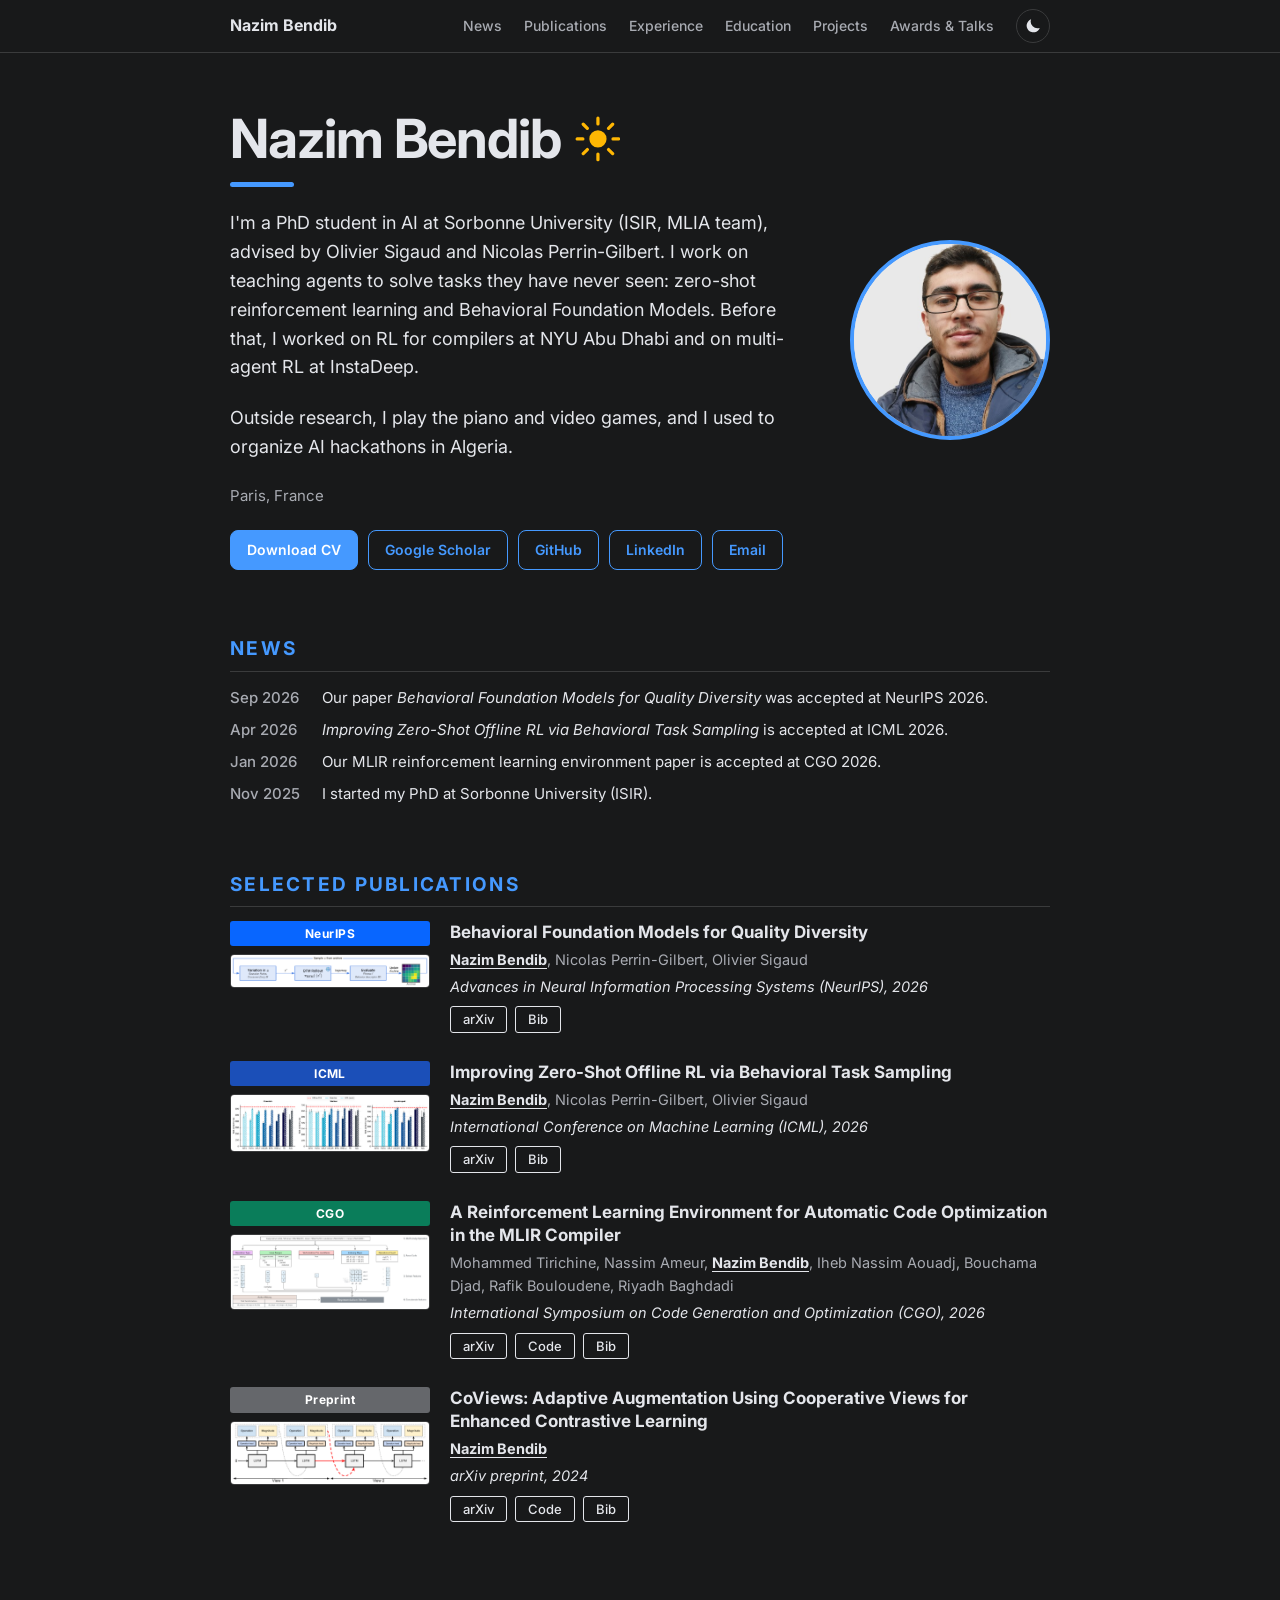
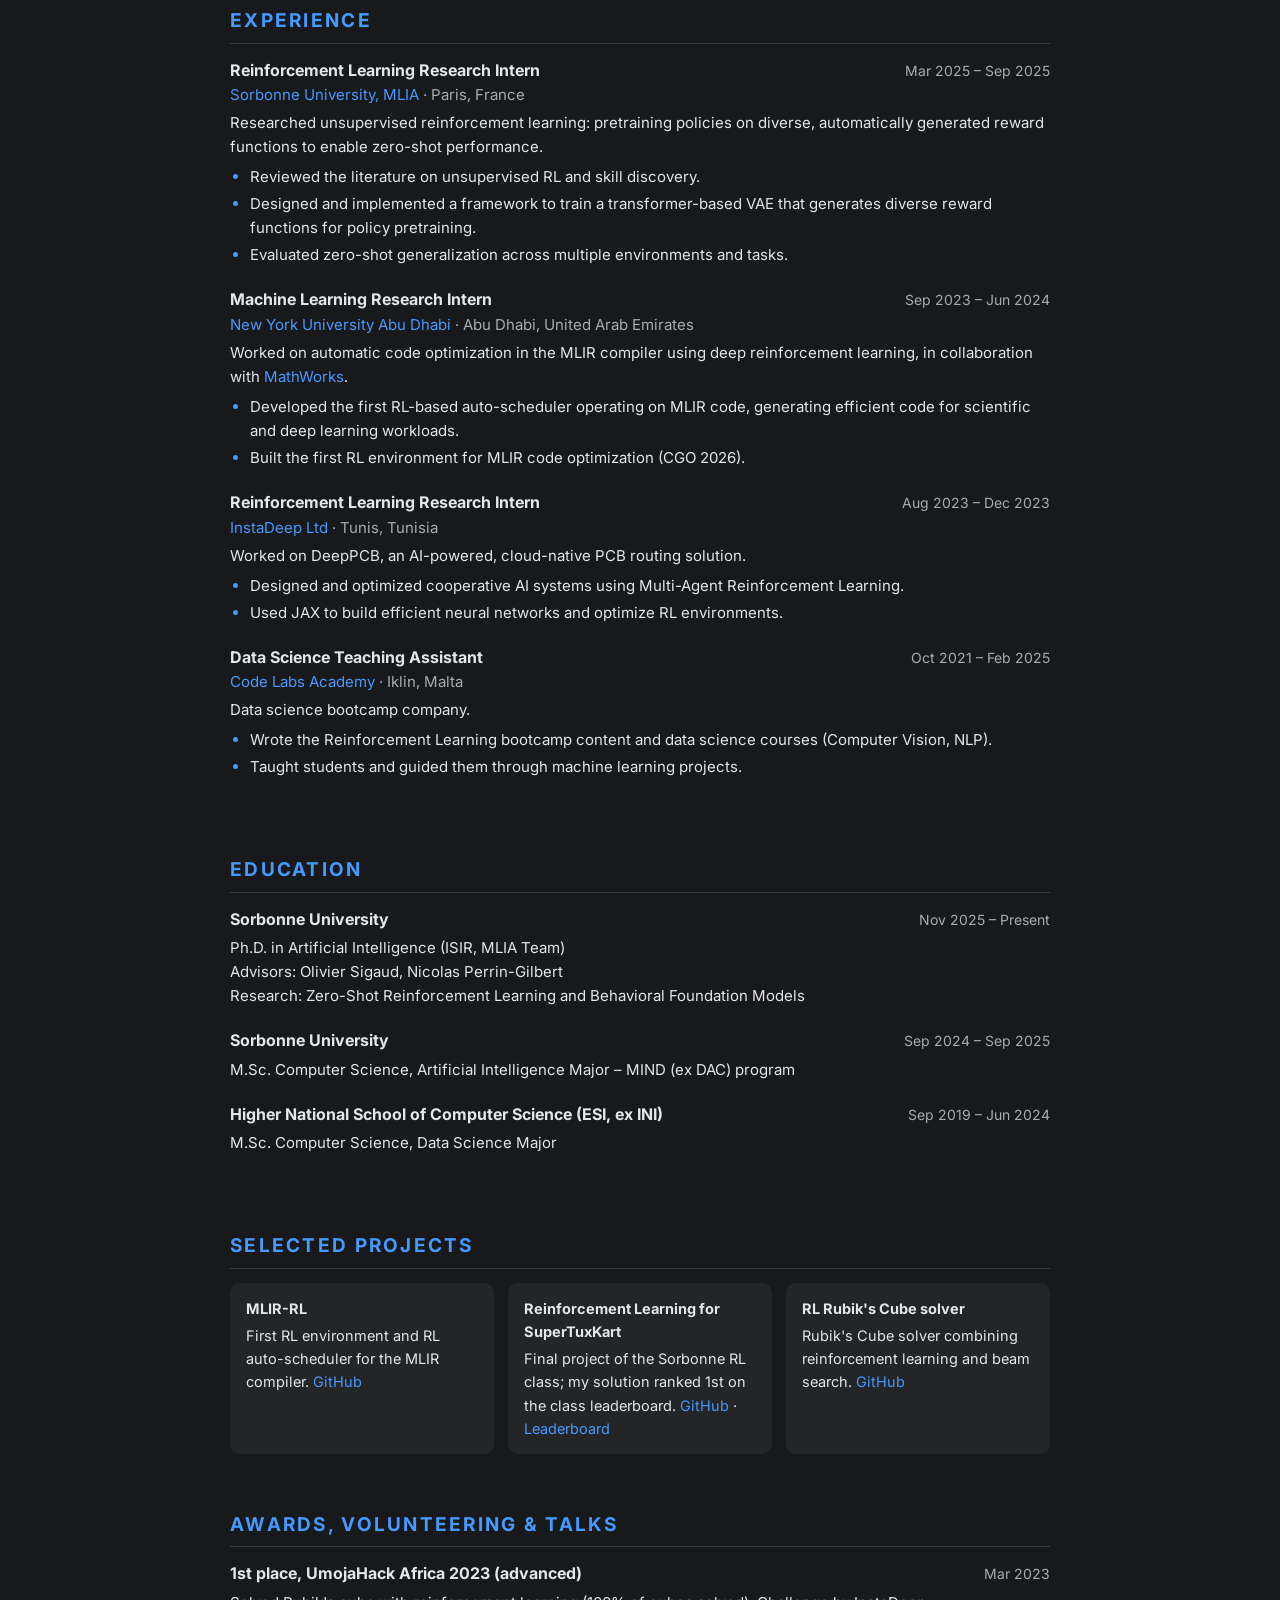
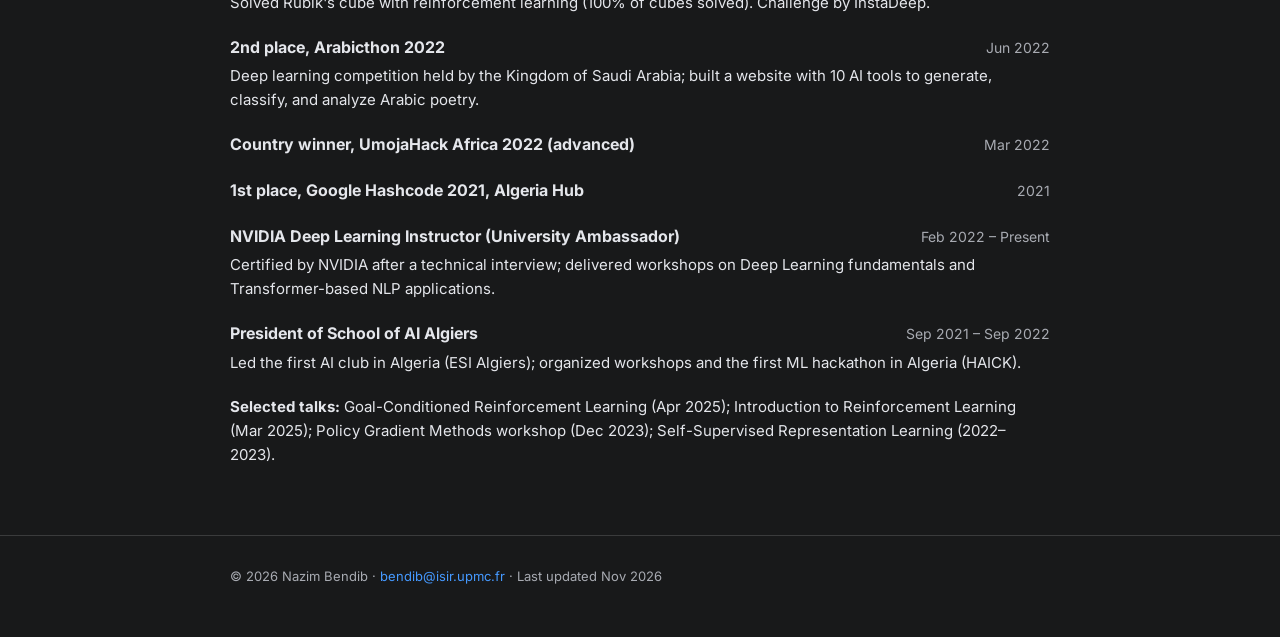
<file: index.html>
<!doctype html>
<html lang="en">
<head>
  <meta charset="utf-8">
  <meta name="viewport" content="width=device-width, initial-scale=1">
  <title>Nazim Bendib – PhD Student in AI, Sorbonne University</title>
  <meta name="description" content="Nazim Bendib, PhD student in AI at Sorbonne University (ISIR, MLIA team). Research on zero-shot reinforcement learning and Behavioral Foundation Models. Papers at NeurIPS, ICML and CGO.">
  <meta name="author" content="Nazim Bendib">
  <link rel="canonical" href="https://thesun00000.github.io/">
  <meta property="og:type" content="website">
  <meta property="og:site_name" content="Nazim Bendib">
  <meta property="og:url" content="https://thesun00000.github.io/">
  <meta property="og:title" content="Nazim Bendib – PhD Student in AI, Sorbonne University">
  <meta property="og:description" content="Nazim Bendib, PhD student in AI at Sorbonne University (ISIR, MLIA team). Research on zero-shot reinforcement learning and Behavioral Foundation Models. Papers at NeurIPS, ICML and CGO.">
  <meta property="og:image" content="https://thesun00000.github.io/assets/og-image.png">
  <meta property="og:image:width" content="1200">
  <meta property="og:image:height" content="630">
  <meta name="twitter:card" content="summary_large_image">
  <meta name="twitter:title" content="Nazim Bendib – PhD Student in AI, Sorbonne University">
  <meta name="twitter:description" content="Nazim Bendib, PhD student in AI at Sorbonne University (ISIR, MLIA team). Research on zero-shot reinforcement learning and Behavioral Foundation Models. Papers at NeurIPS, ICML and CGO.">
  <meta name="twitter:image" content="https://thesun00000.github.io/assets/og-image.png">
  <script type="application/ld+json">
  {
    "@context": "https://schema.org",
    "@type": "Person",
    "name": "Nazim Bendib",
    "url": "https://thesun00000.github.io/",
    "image": "https://thesun00000.github.io/assets/profile.jpg",
    "jobTitle": "PhD Student in Artificial Intelligence",
    "affiliation": { "@type": "CollegeOrUniversity", "name": "Sorbonne University", "url": "https://www.sorbonne-universite.fr/" },
    "alumniOf": [
      { "@type": "CollegeOrUniversity", "name": "Sorbonne University" },
      { "@type": "CollegeOrUniversity", "name": "Higher National School of Computer Science (ESI)" }
    ],
    "knowsAbout": ["Reinforcement Learning", "Zero-Shot Reinforcement Learning", "Behavioral Foundation Models", "Quality-Diversity", "Machine Learning for Compilers"],
    "email": "mailto:bendib@isir.upmc.fr",
    "sameAs": [
      "https://scholar.google.com/citations?user=0-06llUAAAAJ",
      "https://github.com/TheSun00000",
      "https://linkedin.com/in/nazim-bendib-894167200"
    ]
  }
  </script>
  <link rel="preconnect" href="https://fonts.googleapis.com">
  <link rel="preconnect" href="https://fonts.gstatic.com" crossorigin>
  <link href="https://fonts.googleapis.com/css2?family=Inter:wght@400;500;600;700&display=swap" rel="stylesheet">
  <script>try{var t=localStorage.getItem("theme");if(t)document.documentElement.setAttribute("data-theme",t)}catch(e){}</script>
  <link rel="icon" type="image/svg+xml" href="assets/favicon.svg">
  <link rel="stylesheet" href="style.css">
</head>
<body>

<nav>
  <div class="wrap">
    <span class="brand">Nazim Bendib</span>
    <a href="#news">News</a>
    <a href="#publications">Publications</a>
    <a href="#experience">Experience</a>
    <a href="#education">Education</a>
    <a href="#projects">Projects</a>
    <a href="#more">Awards &amp; Talks</a>
    <button id="theme-toggle" type="button" aria-label="Toggle light/dark theme" title="Toggle theme">
      <svg class="i-sun" viewBox="0 0 24 24" width="18" height="18" fill="none" stroke="currentColor" stroke-width="2" stroke-linecap="round"><circle cx="12" cy="12" r="4" fill="currentColor"/><path d="M12 2v2M12 20v2M2 12h2M20 12h2M4.9 4.9l1.4 1.4M17.7 17.7l1.4 1.4M4.9 19.1l1.4-1.4M17.7 6.3l1.4-1.4"/></svg>
      <svg class="i-moon" viewBox="0 0 24 24" width="18" height="18" fill="currentColor"><path d="M21 14.5A9 9 0 0 1 9.5 3a9 9 0 1 0 11.5 11.5z"/></svg>
    </button>
  </div>
</nav>

<main class="wrap">

  <header class="hero">
    <div class="hero-text">
    <h1>Nazim Bendib <svg class="sun-spin" viewBox="0 0 64 64" aria-hidden="true"><g stroke="currentColor" stroke-width="4.5" stroke-linecap="round"><path d="M32 3v8M32 53v8M3 32h8M53 32h8M11.5 11.5l5.7 5.7M46.8 46.8l5.7 5.7M11.5 52.5l5.7-5.7M46.8 17.2l5.7-5.7"/></g><circle cx="32" cy="32" r="12" fill="currentColor"/></svg></h1>
    <div class="accent"></div>
    <p>I'm a PhD student in AI at Sorbonne University (ISIR, MLIA team), advised by Olivier Sigaud and Nicolas Perrin-Gilbert. I work on teaching agents to solve tasks they have never seen: zero-shot reinforcement learning and Behavioral Foundation Models. Before that, I worked on RL for compilers at NYU Abu Dhabi and on multi-agent RL at InstaDeep.</p>
    <p>Outside research, I play the piano and video games, and I used to organize AI hackathons in Algeria.</p>
    <p class="meta">Paris, France</p>
    <div class="buttons">
      <a class="btn primary" href="cv.pdf" target="_blank" rel="noopener noreferrer">Download CV</a>
      <a class="btn" href="https://scholar.google.com/citations?user=0-06llUAAAAJ&amp;hl=fr&amp;oi=ao" target="_blank" rel="noopener noreferrer">Google Scholar</a>
      <a class="btn" href="https://github.com/TheSun00000" target="_blank" rel="noopener noreferrer">GitHub</a>
      <a class="btn" href="https://linkedin.com/in/nazim-bendib-894167200" target="_blank" rel="noopener noreferrer">LinkedIn</a>
      <a class="btn" href="mailto:bendib@isir.upmc.fr">Email</a>
    </div>
    </div>
    <img class="avatar" src="assets/profile.jpg" alt="Portrait of Nazim Bendib" width="200" height="200">
  </header>

  <section id="news">
    <h2>News</h2>
    <ul class="news">
      <li><span class="d">Sep 2026</span><span>Our paper <em>Behavioral Foundation Models for Quality Diversity</em> was accepted at NeurIPS 2026.</span></li>
      <li><span class="d">Apr 2026</span><span><em>Improving Zero-Shot Offline RL via Behavioral Task Sampling</em> is accepted at ICML 2026.</span></li>
      <li><span class="d">Jan 2026</span><span>Our MLIR reinforcement learning environment paper is accepted at CGO 2026.</span></li>
      <li><span class="d">Nov 2025</span><span>I started my PhD at Sorbonne University (ISIR).</span></li>
    </ul>
  </section>

  <section id="publications">
    <h2>Selected publications</h2>

    <article class="pub">
      <div class="thumb"><span class="badge neurips">NeurIPS</span><img src="assets/fig-bfm-qd.png" alt="Overview of BFM-QD" loading="lazy"></div>
      <div>
        <p class="ptitle">Behavioral Foundation Models for Quality Diversity</p>
        <p class="authors"><b>Nazim Bendib</b>, Nicolas Perrin-Gilbert, Olivier Sigaud</p>
        <p class="venue">Advances in Neural Information Processing Systems (NeurIPS), 2026</p>
        <div class="links">
          <a href="https://arxiv.org/abs/2609.35615" target="_blank" rel="noopener noreferrer">arXiv</a>
          <button type="button" data-bib="bib-bfm">Bib</button>
        </div>
        <pre class="bib" id="bib-bfm">@inproceedings{bendib2026bfmqd,
  title     = {Behavioral Foundation Models for Quality Diversity},
  author    = {Bendib, Nazim and Perrin-Gilbert, Nicolas and Sigaud, Olivier},
  booktitle = {Advances in Neural Information Processing Systems},
  year      = {2026}
}</pre>
      </div>
    </article>

    <article class="pub">
      <div class="thumb"><span class="badge icml">ICML</span><img src="assets/fig-zsrl-btd.png" alt="Zero-shot performance with behavioral task sampling" loading="lazy"></div>
      <div>
        <p class="ptitle">Improving Zero-Shot Offline RL via Behavioral Task Sampling</p>
        <p class="authors"><b>Nazim Bendib</b>, Nicolas Perrin-Gilbert, Olivier Sigaud</p>
        <p class="venue">International Conference on Machine Learning (ICML), 2026</p>
        <div class="links">
          <a href="https://arxiv.org/abs/2604.25496" target="_blank" rel="noopener noreferrer">arXiv</a>
          <button type="button" data-bib="bib-btd">Bib</button>
        </div>
        <pre class="bib" id="bib-btd">@inproceedings{bendib2026btd,
  title     = {Improving Zero-Shot Offline RL via Behavioral Task Sampling},
  author    = {Bendib, Nazim and Perrin-Gilbert, Nicolas and Sigaud, Olivier},
  booktitle = {International Conference on Machine Learning},
  year      = {2026}
}</pre>
      </div>
    </article>

    <article class="pub">
      <div class="thumb"><span class="badge cgo">CGO</span><img src="assets/fig-mlir-rl.png" alt="Feature extraction pipeline for MLIR operations" loading="lazy"></div>
      <div>
        <p class="ptitle">A Reinforcement Learning Environment for Automatic Code Optimization in the MLIR Compiler</p>
        <p class="authors">Mohammed Tirichine, Nassim Ameur, <b>Nazim Bendib</b>, Iheb Nassim Aouadj, Bouchama Djad, Rafik Bouloudene, Riyadh Baghdadi</p>
        <p class="venue">International Symposium on Code Generation and Optimization (CGO), 2026</p>
        <div class="links">
          <a href="https://arxiv.org/abs/2409.11068" target="_blank" rel="noopener noreferrer">arXiv</a>
          <a href="https://github.com/Modern-Compilers-Lab/MLIR-RL" target="_blank" rel="noopener noreferrer">Code</a>
          <button type="button" data-bib="bib-mlir">Bib</button>
        </div>
        <pre class="bib" id="bib-mlir">@inproceedings{tirichine2026mlirrl,
  title     = {A Reinforcement Learning Environment for Automatic Code Optimization in the {MLIR} Compiler},
  author    = {Tirichine, Mohammed and Ameur, Nassim and Bendib, Nazim and Aouadj, Iheb Nassim and Djad, Bouchama and Bouloudene, Rafik and Baghdadi, Riyadh},
  booktitle = {International Symposium on Code Generation and Optimization},
  year      = {2026}
}</pre>
      </div>
    </article>

    <article class="pub">
      <div class="thumb"><span class="badge pre">Preprint</span><img src="assets/fig-coviews.png" alt="CoViews policy network" loading="lazy"></div>
      <div>
        <p class="ptitle">CoViews: Adaptive Augmentation Using Cooperative Views for Enhanced Contrastive Learning</p>
        <p class="authors"><b>Nazim Bendib</b></p>
        <p class="venue">arXiv preprint, 2024</p>
        <div class="links">
          <a href="https://arxiv.org/abs/2405.07116" target="_blank" rel="noopener noreferrer">arXiv</a>
          <a href="https://github.com/TheSun00000/RL_enhanced_SSL" target="_blank" rel="noopener noreferrer">Code</a>
          <button type="button" data-bib="bib-cov">Bib</button>
        </div>
        <pre class="bib" id="bib-cov">@article{bendib2024coviews,
  title   = {CoViews: Adaptive Augmentation Using Cooperative Views for Enhanced Contrastive Learning},
  author  = {Bendib, Nazim},
  journal = {arXiv preprint arXiv:2405.07116},
  year    = {2024}
}</pre>
      </div>
    </article>
  </section>

  <section id="experience">
    <h2>Experience</h2>

    <div class="entry">
      <div class="row"><span class="title">Reinforcement Learning Research Intern</span><span class="date">Mar 2025 – Sep 2025</span></div>
      <div class="sub"><a href="https://www.isir.upmc.fr/equipes/mlia/" target="_blank" rel="noopener noreferrer">Sorbonne University, MLIA</a> &middot; Paris, France</div>
      <p>Researched unsupervised reinforcement learning: pretraining policies on diverse, automatically generated reward functions to enable zero-shot performance.</p>
      <ul>
        <li>Reviewed the literature on unsupervised RL and skill discovery.</li>
        <li>Designed and implemented a framework to train a transformer-based VAE that generates diverse reward functions for policy pretraining.</li>
        <li>Evaluated zero-shot generalization across multiple environments and tasks.</li>
      </ul>
    </div>

    <div class="entry">
      <div class="row"><span class="title">Machine Learning Research Intern</span><span class="date">Sep 2023 – Jun 2024</span></div>
      <div class="sub"><a href="https://nyuad.nyu.edu/en/" target="_blank" rel="noopener noreferrer">New York University Abu Dhabi</a> &middot; Abu Dhabi, United Arab Emirates</div>
      <p>Worked on automatic code optimization in the MLIR compiler using deep reinforcement learning, in collaboration with <a href="https://www.mathworks.com/" target="_blank" rel="noopener noreferrer">MathWorks</a>.</p>
      <ul>
        <li>Developed the first RL-based auto-scheduler operating on MLIR code, generating efficient code for scientific and deep learning workloads.</li>
        <li>Built the first RL environment for MLIR code optimization (CGO 2026).</li>
      </ul>
    </div>

    <div class="entry">
      <div class="row"><span class="title">Reinforcement Learning Research Intern</span><span class="date">Aug 2023 – Dec 2023</span></div>
      <div class="sub"><a href="https://www.instadeep.com/" target="_blank" rel="noopener noreferrer">InstaDeep Ltd</a> &middot; Tunis, Tunisia</div>
      <p>Worked on DeepPCB, an AI-powered, cloud-native PCB routing solution.</p>
      <ul>
        <li>Designed and optimized cooperative AI systems using Multi-Agent Reinforcement Learning.</li>
        <li>Used JAX to build efficient neural networks and optimize RL environments.</li>
      </ul>
    </div>

    <div class="entry">
      <div class="row"><span class="title">Data Science Teaching Assistant</span><span class="date">Oct 2021 – Feb 2025</span></div>
      <div class="sub"><a href="https://codelabsacademy.com/" target="_blank" rel="noopener noreferrer">Code Labs Academy</a> &middot; Iklin, Malta</div>
      <p>Data science bootcamp company.</p>
      <ul>
        <li>Wrote the Reinforcement Learning bootcamp content and data science courses (Computer Vision, NLP).</li>
        <li>Taught students and guided them through machine learning projects.</li>
      </ul>
    </div>
  </section>

  <section id="education">
    <h2>Education</h2>
    <div class="entry">
      <div class="row"><span class="title">Sorbonne University</span><span class="date">Nov 2025 – Present</span></div>
      <p>Ph.D. in Artificial Intelligence (ISIR, MLIA Team)<br>Advisors: Olivier Sigaud, Nicolas Perrin-Gilbert<br>Research: Zero-Shot Reinforcement Learning and Behavioral Foundation Models</p>
    </div>
    <div class="entry">
      <div class="row"><span class="title">Sorbonne University</span><span class="date">Sep 2024 – Sep 2025</span></div>
      <p>M.Sc. Computer Science, Artificial Intelligence Major &ndash; MIND (ex DAC) program</p>
    </div>
    <div class="entry">
      <div class="row"><span class="title">Higher National School of Computer Science (ESI, ex INI)</span><span class="date">Sep 2019 – Jun 2024</span></div>
      <p>M.Sc. Computer Science, Data Science Major</p>
    </div>
  </section>

  <section id="projects">
    <h2>Selected projects</h2>
    <div class="cards">
      <div class="card"><b>MLIR-RL</b>First RL environment and RL auto-scheduler for the MLIR compiler. <a href="https://github.com/Modern-Compilers-Lab/MLIR-RL" target="_blank" rel="noopener noreferrer">GitHub</a></div>
      <div class="card"><b>Reinforcement Learning for SuperTuxKart</b>Final project of the Sorbonne RL class; my solution ranked 1st on the class leaderboard. <a href="https://github.com/TheSun00000/SuperTuxKart-RL-project" target="_blank" rel="noopener noreferrer">GitHub</a> &middot; <a href="https://master-dac.isir.upmc.fr/rld/stk-race/" target="_blank" rel="noopener noreferrer">Leaderboard</a></div>
      <div class="card"><b>RL Rubik's Cube solver</b>Rubik's Cube solver combining reinforcement learning and beam search. <a href="https://github.com/TheSun00000/Rubik-s-cube-RL-solver" target="_blank" rel="noopener noreferrer">GitHub</a></div>
    </div>
  </section>

  <section id="more">
    <h2>Awards, volunteering &amp; talks</h2>

    <div class="entry">
      <div class="row"><span class="title">1st place, UmojaHack Africa 2023 (advanced)</span><span class="date">Mar 2023</span></div>
      <p>Solved Rubik's cube with reinforcement learning (100% of cubes solved). Challenge by InstaDeep.</p>
    </div>
    <div class="entry">
      <div class="row"><span class="title">2nd place, Arabicthon 2022</span><span class="date">Jun 2022</span></div>
      <p>Deep learning competition held by the Kingdom of Saudi Arabia; built a website with 10 AI tools to generate, classify, and analyze Arabic poetry.</p>
    </div>
    <div class="entry">
      <div class="row"><span class="title">Country winner, UmojaHack Africa 2022 (advanced)</span><span class="date">Mar 2022</span></div>
    </div>
    <div class="entry">
      <div class="row"><span class="title">1st place, Google Hashcode 2021, Algeria Hub</span><span class="date">2021</span></div>
    </div>

    <div class="entry">
      <div class="row"><span class="title">NVIDIA Deep Learning Instructor (University Ambassador)</span><span class="date">Feb 2022 – Present</span></div>
      <p>Certified by NVIDIA after a technical interview; delivered workshops on Deep Learning fundamentals and Transformer-based NLP applications.</p>
    </div>
    <div class="entry">
      <div class="row"><span class="title">President of School of AI Algiers</span><span class="date">Sep 2021 – Sep 2022</span></div>
      <p>Led the first AI club in Algeria (ESI Algiers); organized workshops and the first ML hackathon in Algeria (HAICK).</p>
    </div>
    <div class="entry">
      <p><b>Selected talks:</b> Goal-Conditioned Reinforcement Learning (Apr 2025); Introduction to Reinforcement Learning (Mar 2025); Policy Gradient Methods workshop (Dec 2023); Self-Supervised Representation Learning (2022–2023).</p>
    </div>
  </section>

</main>

<footer>
  <div class="wrap">&copy; 2026 Nazim Bendib &middot; <a href="mailto:bendib@isir.upmc.fr">bendib@isir.upmc.fr</a> &middot; Last updated Nov 2026</div>
</footer>

<script>
  (function () {
    var root = document.documentElement;
    try { var t = localStorage.getItem('theme'); if (t) root.setAttribute('data-theme', t); } catch (e) {}
    document.getElementById('theme-toggle').addEventListener('click', function () {
      var next = root.getAttribute('data-theme') === 'light' ? 'dark' : 'light';
      root.setAttribute('data-theme', next);
      try { localStorage.setItem('theme', next); } catch (e) {}
    });
  })();
  document.querySelectorAll('button[data-bib]').forEach(function (b) {
    b.addEventListener('click', function () {
      document.getElementById(b.dataset.bib).classList.toggle('open');
    });
  });
</script>
</body>
</html>
</file>
<file: style.css>
/* Personal site - same visual language as the CV: Inter + Meta blue */
:root {
  --blue: #4599ff;
  --text: #e4e6eb;
  --muted: #a8abb2;
  --rule: #3a3b3c;
  --bg: #18191a;
  --card: #242526;
  --badge-neurips: #0866ff;
  --badge-icml: #1b4fb8;
  --badge-cgo: #0a7d5a;
  --badge-pre: #65676b;
}
:root[data-theme="light"] {
  --blue: #0866ff;
  --text: #1c2b33;
  --muted: #65676b;
  --rule: #ced0d4;
  --bg: #ffffff;
  --card: #f5f6f7;
}
* { box-sizing: border-box; }
html { scroll-behavior: smooth; }
body {
  margin: 0;
  font-family: "Inter", system-ui, -apple-system, "Segoe UI", Roboto, sans-serif;
  font-size: 16px;
  line-height: 1.6;
  color: var(--text);
  background: var(--bg);
}
a { color: var(--blue); text-decoration: none; }
a:hover { text-decoration: underline; }
.wrap { max-width: 860px; margin: 0 auto; padding: 0 20px; }

/* Header / nav */
nav { position: sticky; top: 0; background: var(--bg); border-bottom: 1px solid var(--rule); z-index: 10; }
nav .wrap { display: flex; gap: 22px; align-items: center; height: 52px; overflow-x: auto; white-space: nowrap; }
nav .brand { font-weight: 700; color: var(--text); margin-right: auto; }
nav a { color: var(--muted); font-size: 14px; font-weight: 500; }
nav a:hover { color: var(--blue); text-decoration: none; }

/* Hero */
.hero { padding: 56px 0 36px; display: flex; gap: 40px; align-items: center; justify-content: space-between; }
.hero-text { flex: 1; min-width: 0; }
.avatar { width: 200px; height: 200px; border-radius: 50%; object-fit: cover; object-position: 50% 15%; border: 4px solid var(--blue); flex-shrink: 0; background: #ebebeb; }
.hero h1 { font-size: clamp(36px, 7vw, 54px); line-height: 1.1; margin: 0; letter-spacing: -0.02em; }
.hero .accent { width: 64px; height: 5px; background: var(--blue); border-radius: 3px; margin: 14px 0 22px; }
.hero p { font-size: 18px; max-width: 640px; margin: 0 0 22px; }
.hero .meta { color: var(--muted); font-size: 15px; }
.buttons { display: flex; flex-wrap: wrap; gap: 10px; margin-top: 8px; }
.btn {
  display: inline-block; padding: 8px 16px; border-radius: 8px;
  border: 1.5px solid var(--blue); color: var(--blue); font-weight: 600; font-size: 14px;
}
.btn:hover { background: var(--blue); color: #fff; text-decoration: none; }
.btn.primary { background: var(--blue); color: #fff; }
.btn.primary:hover { filter: brightness(1.1); }

/* Sections */
section { padding: 28px 0; }
h2 {
  color: var(--blue); font-size: 19px; text-transform: uppercase; letter-spacing: 0.12em;
  margin: 0 0 14px; padding-bottom: 6px; border-bottom: 1px solid var(--rule);
}
.row { display: flex; justify-content: space-between; gap: 16px; align-items: baseline; }
.row .date { color: var(--muted); font-size: 14px; white-space: nowrap; }
.entry { margin-bottom: 20px; }
.entry .title { font-weight: 700; }
.entry .sub { color: var(--muted); font-size: 15px; }
.entry p { margin: 4px 0; font-size: 15px; }
.entry ul { margin: 6px 0 0; padding-left: 20px; font-size: 15px; }
.entry li { margin: 3px 0; }
.entry li::marker { color: var(--blue); }

/* News */
.news { list-style: none; padding: 0; margin: 0; }
.news li { display: flex; gap: 16px; margin-bottom: 8px; font-size: 15px; }
.news .d { color: var(--muted); min-width: 76px; font-weight: 500; }

/* Publications */
.pub { display: grid; grid-template-columns: 200px 1fr; gap: 20px; margin-bottom: 28px; }
.pub .thumb { display: flex; flex-direction: column; gap: 8px; }
.badge {
  display: block; text-align: center; color: #fff; font-weight: 700; font-size: 12px;
  padding: 3px 0; border-radius: 3px; letter-spacing: 0.04em;
}
.badge.neurips { background: var(--badge-neurips); }
.badge.icml { background: var(--badge-icml); }
.badge.cgo { background: var(--badge-cgo); }
.badge.pre { background: var(--badge-pre); }
.pub img { width: 100%; border: 1px solid var(--rule); border-radius: 4px; background: #fff; display: block; }
.pub .ptitle { font-weight: 700; font-size: 17px; line-height: 1.35; margin: 0 0 4px; }
.pub .authors { font-size: 14.5px; margin: 0 0 4px; color: var(--muted); }
.pub .authors b { color: var(--text); text-decoration: underline; text-underline-offset: 3px; }
.pub .venue { font-style: italic; font-size: 14.5px; margin: 0 0 8px; }
.links { display: flex; gap: 8px; flex-wrap: wrap; }
.links a, .links button {
  font: inherit; font-size: 13px; font-weight: 500; padding: 2px 12px; border-radius: 3px;
  border: 1px solid var(--text); background: transparent; color: var(--text); cursor: pointer;
}
.links a:hover, .links button:hover { border-color: var(--blue); color: var(--blue); text-decoration: none; }
.bib {
  display: none; margin-top: 10px; padding: 10px 12px; background: var(--card);
  border-radius: 6px; font-family: ui-monospace, Menlo, Consolas, monospace; font-size: 12px;
  white-space: pre-wrap; overflow-x: auto;
}
.bib.open { display: block; }

/* Projects / awards */
.cards { display: grid; grid-template-columns: repeat(auto-fit, minmax(240px, 1fr)); gap: 14px; }
.card { background: var(--card); border-radius: 10px; padding: 14px 16px; font-size: 14.5px; }
.card b { display: block; margin-bottom: 4px; }

footer { padding: 30px 0 50px; color: var(--muted); font-size: 13px; border-top: 1px solid var(--rule); margin-top: 20px; }

@media (max-width: 640px) {
  .pub { grid-template-columns: 1fr; gap: 10px; }
  .pub .thumb { max-width: 320px; }
  .row { flex-direction: column; gap: 0; }
  .hero { flex-direction: column-reverse; align-items: flex-start; gap: 24px; }
  .avatar { width: 140px; height: 140px; }
}

#theme-toggle { background: none; border: 1.5px solid var(--rule); color: var(--text); border-radius: 50%; width: 34px; height: 34px; display: grid; place-items: center; cursor: pointer; flex-shrink: 0; }
#theme-toggle:hover { border-color: var(--blue); color: var(--blue); }
#theme-toggle .i-sun { display: none; }
:root[data-theme="light"] #theme-toggle .i-sun { display: block; }
:root[data-theme="light"] #theme-toggle .i-moon { display: none; }

.hero h1 { display: flex; align-items: center; gap: 0.25em; }
.sun-spin { width: 0.85em; height: 0.85em; color: #ffb703; flex-shrink: 0; animation: spin 20s linear infinite; }
@keyframes spin { to { transform: rotate(360deg); } }
@media (prefers-reduced-motion: reduce) { .sun-spin { animation: none; } }
</file>
